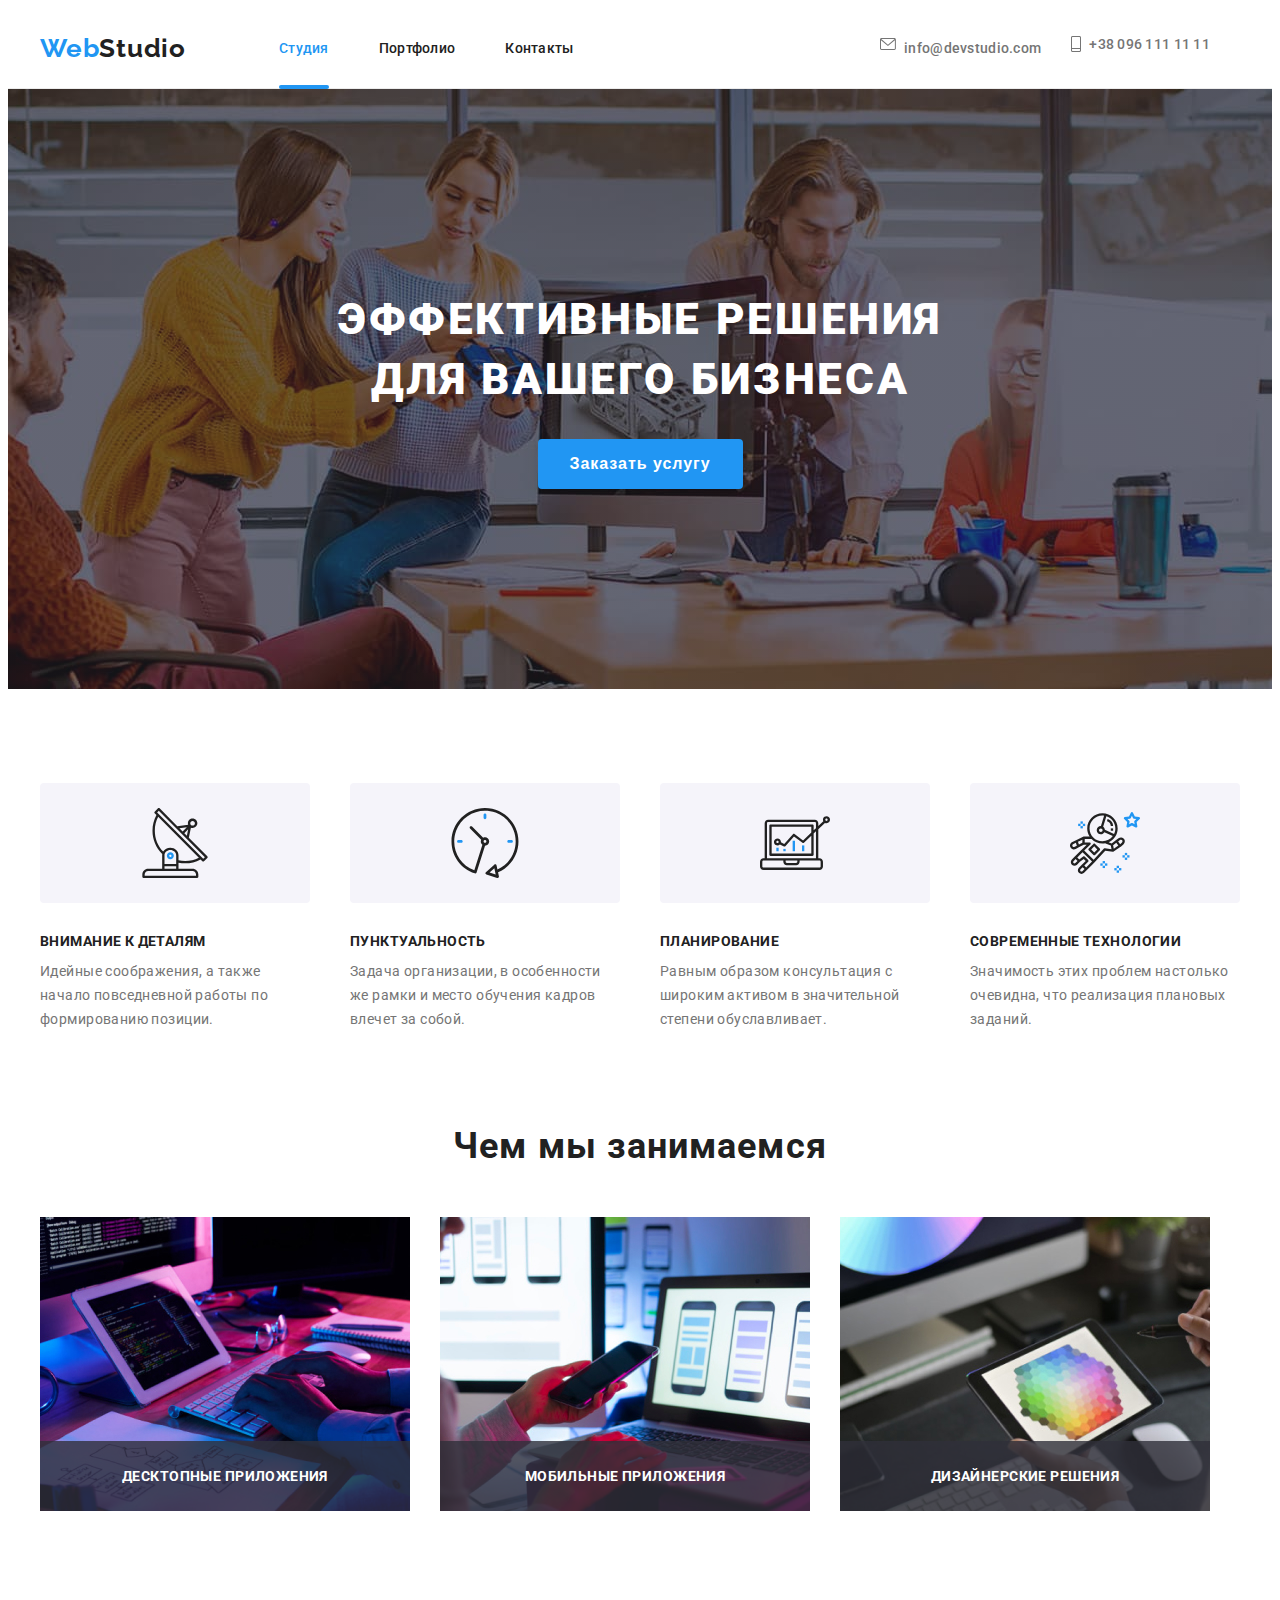
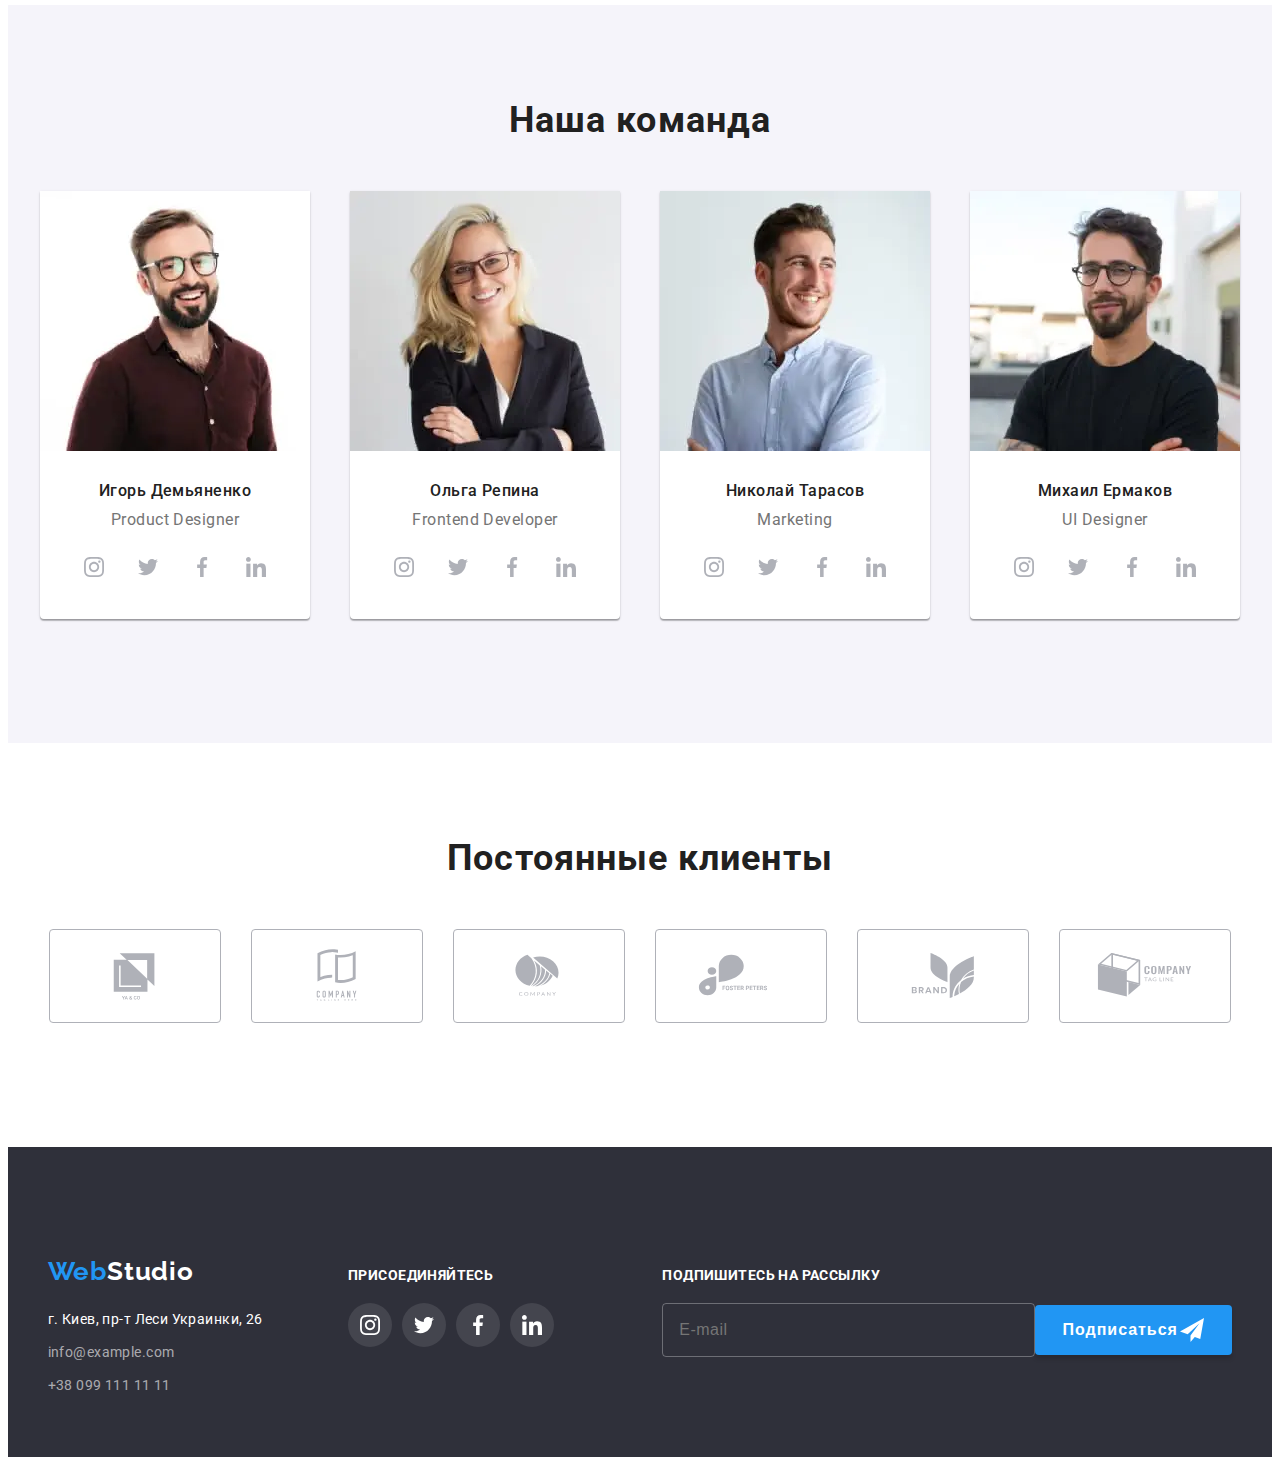
<file: index.html>
<!DOCTYPE html>
<html lang="ru">
  <head>
    <meta charset="UTF-8" />
    <meta http-equiv="X-UA-Compatible" content="IE=edge" />
    <meta name="viewport" content="width=device-width, initial-scale=1.0" />
    <title>Студия</title>
    <link rel="preconnect" href="https://fonts.googleapis.com" />
    <link rel="preconnect" href="https://fonts.gstatic.com" crossorigin />
    <link
      href="https://fonts.googleapis.com/css2?family=Raleway:wght@700&family=Roboto:wght@400;500;700;900&display=swap"
      rel="stylesheet"
    />
    <link
      rel="stylesheet"
      href="https://cdnjs.cloudflare.com/ajax/libs/modern-normalize/1.1.0/modern-normalize.min.css"
      integrity="sha512-wpPYUAdjBVSE4KJnH1VR1HeZfpl1ub8YT/NKx4PuQ5NmX2tKuGu6U/JRp5y+Y8XG2tV+wKQpNHVUX03MfMFn9Q=="
      crossorigin="anonymous"
      referrerpolicy="no-referrer"
    />
    <link rel="stylesheet" href="./css/main.min.css" />
  </head>
  <body>
    <!--HEADER-->
    <header class="header">
      <div class="container header__container">
        <a class="logo link" href="./index.html" lang="en"
          >Web<span class="logo__black">Studio</span></a
        >
        <nav class="navigation">
          <ul class="menu list">
            <li class="menu__item">
              <a class="menu-link current link" href="./index.html">Студия</a>
            </li>
            <li class="menu__item">
              <a class="menu-link link" href="./portfolio.html">Портфолио</a>
            </li>
            <li class="menu__item">
              <a class="menu-link link" href="">Контакты</a>
            </li>
          </ul>
        </nav>
        <button class="mobile-menu-open-btn" type="button" data-menu-open>
          <svg class="mobile-menu-open-btn__icon" width="40" height="40">
            <use href="./images/sprite.svg#burger-icon"></use>
          </svg>
        </button>
        <ul class="header-contacts list">
          <li class="header-contacts__item">
            <a class="header-contacts__link menu-link link" href="mailto:info@devstudio.com">
              <svg class="header-contacts__mail-img">
                <use href="./images/sprite.svg#icon-envelope-hover"></use>
              </svg>
              info@devstudio.com
            </a>
          </li>
          <li class="header-contacts__item">
            <a class="header-contacts__link menu-link link" href="tel:380961111111">
              <svg class="header-contacts__mobile-img">
                <use href="./images/sprite.svg#icon-Mobile"></use>
              </svg>
              +38 096 111 11 11
            </a>
          </li>
        </ul>
      </div>
      <div class="mobile-menu" data-menu>
        <div class="container mobile-menu__container">
          <button class="mobile-menu__close-btn" type="button" data-menu-close>
            <svg class="mobile-menu__close-icon" width="40" height="40">
              <use href="./images/sprite.svg#icon-close"></use>
            </svg>
          </button>
          <ul class="mobile-menu-list list">
            <li class="mobile-menu-list__item">
              <a class="mobile-menu-list__link current link" href="./index.html">Студия</a>
            </li>
            <li class="mobile-menu-list__item">
              <a class="mobile-menu-list__link link" href="./portfolio.html">Портфолио</a>
            </li>
            <li class="mobile-menu-list__item">
              <a class="mobile-menu-list__link link" href="">Контакты</a>
            </li>
          </ul>
          <ul class="mobile-menu-contacts list">
            <li class="mobile-menu-contacts__item">
              <a class="mobile-menu-contacts__tel-link link" href="tel:380961111111">
                +38 096 111 11 11
              </a>
            </li>
            <li class="mobile-menu-contacts__item">
              <a class="mobile-menu-contacts__mail-link link" href="mailto:info@devstudio.com">
                info@devstudio.com
              </a>
            </li>
          </ul>
          <ul class="mobile-menu-social-list list">
            <li class="mobile-menu-social-list__item">
              <a class="mobile-menu-social-list__link link" lang="en" href="">Instagram</a>
            </li>
            <li class="mobile-menu-social-list__item">
              <a class="mobile-menu-social-list__link link" lang="en" href="">Twitter</a>
            </li>
            <li class="mobile-menu-social-list__item">
              <a class="mobile-menu-social-list__link link" lang="en" href="">Facebook</a>
            </li>
            <li class="mobile-menu-social-list__item">
              <a class="mobile-menu-social-list__link link" lang="en" href="">LinkedIn</a>
            </li>
          </ul>
        </div>
      </div>
    </header>
    <!--MAIN-->
    <main>
      <!--HERO-->
      <section class="hero">
        <div class="container">
          <h1 class="headline">Эффективные решения для вашего бизнеса</h1>
          <button class="modal-btn" type="button" data-modal-open>Заказать услугу</button>
        </div>
      </section>
      <!--ABOUT US-->
      <section class="aboutus">
        <div class="container">
          <ul class="aboutus-list list">
            <li class="aboutus-list__item">
              <div class="aboutus-container">
                <svg class="aboutus-container__img">
                  <use href="./images/sprite.svg#icon-antenna"></use>
                </svg>
              </div>
              <h3 class="aboutus-titles">Внимание к деталям</h3>
              <p class="aboutus-titles__suptitles">
                Идейные соображения, а также начало повседневной работы по формированию позиции.
              </p>
            </li>
            <li class="aboutus-list__item">
              <div class="aboutus-container">
                <svg class="aboutus-container__img">
                  <use href="./images/sprite.svg#icon-clock"></use>
                </svg>
              </div>
              <h3 class="aboutus-titles">Пунктуальность</h3>
              <p class="aboutus-titles__suptitles">
                Задача организации, в особенности же рамки и место обучения кадров влечет за собой.
              </p>
            </li>
            <li class="aboutus-list__item">
              <div class="aboutus-container">
                <svg class="aboutus-container__img">
                  <use href="./images/sprite.svg#icon-diagram"></use>
                </svg>
              </div>
              <h3 class="aboutus-titles">Планирование</h3>
              <p class="aboutus-titles__suptitles">
                Равным образом консультация с широким активом в значительной степени обуславливает.
              </p>
            </li>
            <li class="aboutus-list__item">
              <div class="aboutus-container">
                <svg class="aboutus-container__img">
                  <use href="./images/sprite.svg#icon-astronaut"></use>
                </svg>
              </div>
              <h3 class="aboutus-titles">Современные технологии</h3>
              <p class="aboutus-titles__suptitles">
                Значимость этих проблем настолько очевидна, что реализация плановых заданий.
              </p>
            </li>
          </ul>
        </div>
      </section>
      <!--OUR PROJECTS-->
      <section class="ourprojects">
        <div class="container">
          <h2 class="h2titles">Чем мы занимаемся</h2>
          <ul class="ourprojects-list list">
            <li class="ourprojects-list__item">
              <img
                class="ourprojects-list__img"
                src="./images/about-us/img.jpg"
                alt="клавиатура"
                width="370"
                height="294"
              />
              <p class="ourprojects-list__discription">Десктопные приложения</p>
            </li>
            <li class="ourprojects-list__item">
              <img
                class="ourprojects-list__img"
                src="./images/about-us/img-1.jpg"
                alt="телефон"
                width="370"
                height="294"
              />
              <p class="ourprojects-list__discription">Мобильные приложения</p>
            </li>
            <li class="ourprojects-list__item">
              <img
                class="ourprojects-list__img"
                src="./images/about-us/img-2.jpg"
                alt="планшет"
                width="370"
                height="294"
              />
              <p class="ourprojects-list__discription">Дизайнерские решения</p>
            </li>
          </ul>
        </div>
      </section>
      <!--OUR TEAM-->
      <section class="ourteam">
        <div class="container">
          <h2 class="h2titles">Наша команда</h2>
          <ul class="ourteam-list list">
            <li class="ourteam-list__item">
              <picture>
                <source
                  srcset="
                    ./images/desktop/my_team/igor_demyanenko_desk@1x.webp 1x,
                    ./images/desktop/my_team/igor_demyanenko_desk@2x.webp 2x
                  "
                  media="(min-width: 1200px)"
                  type="image/webp"
                />
                <source
                  srcset="
                    ./images/desktop/my_team/igor_demyanenko_desk@1x.jpg 1x,
                    ./images/desktop/my_team/igor_demyanenko_desk@2x.jpg 2x
                  "
                  media="(min-width: 1200px)"
                />
                <source
                  srcset="
                    ./images/tablet/my_team/igor_demyanenko_tab@1x.webp 1x,
                    ./images/tablet/my_team/igor_demyanenko_tab@2x.webp 2x
                  "
                  media="(min-width: 768px)"
                  type="image/webp"
                />
                <source
                  srcset="
                    ./images/tablet/my_team/igor_demyanenko_tab@1x.jpg 1x,
                    ./images/tablet/my_team/igor_demyanenko_tab@2x.jpg 2x
                  "
                  media="(min-width: 768px)"
                />
                <source
                  srcset="
                    ./images/mobile/my_team/igor_demyanenko_mob@1x.webp 1x,
                    ./images/mobile/my_team/igor_demyanenko_mob@2x.webp 2x
                  "
                  media="(max-width: 767px)"
                  type="image/webp"
                />
                <source
                  srcset="
                    ./images/mobile/my_team/igor_demyanenko_mob@1x.jpg 1x,
                    ./images/mobile/my_team/igor_demyanenko_mob@2x.jpg 2x
                  "
                  media="(max-width: 767px)"
                />
                <img
                  class="ourteam-list__img"
                  src="./images/mobile/my_team/igor_demyanenko_mob@1x.jpg"
                  alt="igor"
                />
              </picture>
              <div class="teamsmember">
                <h3 class="teamsmember__name">Игорь Демьяненко</h3>
                <p class="teamsmember__position" lang="en">Product Designer</p>
                <ul class="social-list list">
                  <li class="social-list__item">
                    <a href="" class="social-list__link">
                      <svg class="social-list__icon" width="20px" height="20px">
                        <use href="./images/sprite.svg#icon-instagram"></use>
                      </svg>
                    </a>
                  </li>
                  <li class="social-list__item">
                    <a href="" class="social-list__link">
                      <svg class="social-list__icon" width="20px" height="20px">
                        <use href="./images/sprite.svg#icon-twitter"></use>
                      </svg>
                    </a>
                  </li>
                  <li class="social-list__item">
                    <a href="" class="social-list__link">
                      <svg class="social-list__icon" width="20px" height="20px">
                        <use href="./images/sprite.svg#icon-facebook"></use>
                      </svg>
                    </a>
                  </li>
                  <li class="social-list__item">
                    <a href="" class="social-list__link">
                      <svg class="social-list__icon" width="20px" height="20px">
                        <use href="./images/sprite.svg#icon-linkedin"></use>
                      </svg>
                    </a>
                  </li>
                </ul>
              </div>
            </li>
            <li class="ourteam-list__item">
              <picture>
                <source
                  srcset="
                    ./images/desktop/my_team/olga_repina_desk@1x.webp 1x,
                    ./images/desktop/my_team/olga_repina_desk@2x.webp 2x
                  "
                  media="(min-width: 1200px)"
                  type="image/webp"
                />
                <source
                  srcset="
                    ./images/desktop/my_team/olga_repina_desk@1x.jpg 1x,
                    ./images/desktop/my_team/olga_repina_desk@2x.jpg 2x
                  "
                  media="(min-width: 1200px)"
                />
                <source
                  srcset="
                    ./images/tablet/my_team/olga_repina_tab@1x.webp 1x,
                    ./images/tablet/my_team/olga_repina_tab@2x.webp 2x
                  "
                  media="(min-width: 768px)"
                  type="image/webp"
                />
                <source
                  srcset="
                    ./images/tablet/my_team/olga_repina_tab@1x.jpg 1x,
                    ./images/tablet/my_team/olga_repina_tab@2x.jpg 2x
                  "
                  media="(min-width: 768px)"
                />
                <source
                  srcset="
                    ./images/mobile/my_team/olga_repina_mob@1x.webp 1x,
                    ./images/mobile/my_team/olga_repina_mob@2x.webp 2x
                  "
                  media="(max-width: 767px)"
                  type="image/webp"
                />
                <source
                  srcset="
                    ./images/mobile/my_team/olga_repina_mob@1x.jpg 1x,
                    ./images/mobile/my_team/olga_repina_mob@2x.jpg 2x
                  "
                  media="(max-width: 767px)"
                />
                <img
                  class="ourteam-list__img"
                  src="./images/mobile/my_team/olga_repina_mob@1x.jpg"
                  alt="olga"
                />
              </picture>
              <div class="teamsmember">
                <h3 class="teamsmember__name">Ольга Репина</h3>
                <p class="teamsmember__position" lang="en">Frontend Developer</p>
                <ul class="social-list list">
                  <li class="social-list__item">
                    <a href="" class="social-list__link">
                      <svg class="social-list__icon" width="20px" height="20px">
                        <use href="./images/sprite.svg#icon-instagram"></use>
                      </svg>
                    </a>
                  </li>
                  <li class="social-list__item">
                    <a href="" class="social-list__link">
                      <svg class="social-list__icon" width="20px" height="20px">
                        <use href="./images/sprite.svg#icon-twitter"></use>
                      </svg>
                    </a>
                  </li>
                  <li class="social-list__item">
                    <a href="" class="social-list__link">
                      <svg class="social-list__icon" width="20px" height="20px">
                        <use href="./images/sprite.svg#icon-facebook"></use>
                      </svg>
                    </a>
                  </li>
                  <li class="social-list__item">
                    <a href="" class="social-list__link">
                      <svg class="social-list__icon" width="20px" height="20px">
                        <use href="./images/sprite.svg#icon-linkedin"></use>
                      </svg>
                    </a>
                  </li>
                </ul>
              </div>
            </li>
            <li class="ourteam-list__item">
              <picture>
                <source
                  srcset="
                    ./images/desktop/my_team/nikolai_tarasov_desk@1x.webp 1x,
                    ./images/desktop/my_team/nikolai_tarasov_desk@2x.webp 2x
                  "
                  media="(min-width: 1200px)"
                  type="image/webp"
                />
                <source
                  srcset="
                    ./images/desktop/my_team/nikolai_tarasov_desk@1x.jpg 1x,
                    ./images/desktop/my_team/nikolai_tarasov_desk@2x.jpg 2x
                  "
                  media="(min-width: 1200px)"
                />
                <source
                  srcset="
                    ./images/tablet/my_team/nikolai_tarasov_tab@1x.webp 1x,
                    ./images/tablet/my_team/nikolai_tarasov_tab@2x.webp 2x
                  "
                  media="(min-width: 768px)"
                  type="image/webp"
                />
                <source
                  srcset="
                    ./images/tablet/my_team/nikolai_tarasov_tab@1x.jpg 1x,
                    ./images/tablet/my_team/nikolai_tarasov_tab@2x.jpg 2x
                  "
                  media="(min-width: 768px)"
                />
                <source
                  srcset="
                    ./images/mobile/my_team/nikolai_tarasov_mob@1x.webp 1x,
                    ./images/mobile/my_team/nikolai_tarasov_mob@2x.webp 2x
                  "
                  media="(max-width: 767px)"
                  type="image/webp"
                />
                <source
                  srcset="
                    ./images/mobile/my_team/nikolai_tarasov_mob@1x.jpg 1x,
                    ./images/mobile/my_team/nikolai_tarasov_mob@2x.jpg 2x
                  "
                  media="(max-width: 767px)"
                />
                <img
                  class="ourteam-list__img"
                  src="./images/mobile/my_team/nikolai_tarasov_mob@1x.jpg"
                  alt="nikolai"
                />
              </picture>
              <div class="teamsmember">
                <h3 class="teamsmember__name">Николай Тарасов</h3>
                <p class="teamsmember__position" lang="en">Marketing</p>
                <ul class="social-list list">
                  <li class="social-list__item">
                    <a href="" class="social-list__link">
                      <svg class="social-list__icon" width="20px" height="20px">
                        <use href="./images/sprite.svg#icon-instagram"></use>
                      </svg>
                    </a>
                  </li>
                  <li class="social-list__item">
                    <a href="" class="social-list__link">
                      <svg class="social-list__icon" width="20px" height="20px">
                        <use href="./images/sprite.svg#icon-twitter"></use>
                      </svg>
                    </a>
                  </li>
                  <li class="social-list__item">
                    <a href="" class="social-list__link">
                      <svg class="social-list__icon" width="20px" height="20px">
                        <use href="./images/sprite.svg#icon-facebook"></use>
                      </svg>
                    </a>
                  </li>
                  <li class="social-list__item">
                    <a href="" class="social-list__link">
                      <svg class="social-list__icon" width="20px" height="20px">
                        <use href="./images/sprite.svg#icon-linkedin"></use>
                      </svg>
                    </a>
                  </li>
                </ul>
              </div>
            </li>
            <li class="ourteam-list__item">
              <picture>
                <source
                  srcset="
                    ./images/desktop/my_team/mikhail_yermakov_desk@1x.webp 1x,
                    ./images/desktop/my_team/mikhail_yermakov_desk@2x.webp 2x
                  "
                  media="(min-width: 1200px)"
                  type="image/webp"
                />
                <source
                  srcset="
                    ./images/desktop/my_team/mikhail_yermakov_desk@1x.jpg 1x,
                    ./images/desktop/my_team/mikhail_yermakov_desk@2x.jpg 2x
                  "
                  media="(min-width: 1200px)"
                />
                <source
                  srcset="
                    ./images/tablet/my_team/mikhail_yermakov_tab@1x.webp 1x,
                    ./images/tablet/my_team/mikhail_yermakov_tab@2x.webp 2x
                  "
                  media="(min-width: 768px)"
                  type="image/webp"
                />
                <source
                  srcset="
                    ./images/tablet/my_team/mikhail_yermakov_tab@1x.jpg 1x,
                    ./images/tablet/my_team/mikhail_yermakov_tab@2x.jpg 2x
                  "
                  media="(min-width: 768px)"
                />
                <source
                  srcset="
                    ./images/mobile/my_team/mikhail_yermakov_mob@1x.webp 1x,
                    ./images/mobile/my_team/mikhail_yermakov_mob@2x.webp 2x
                  "
                  media="(max-width: 767px)"
                  type="image/webp"
                />
                <source
                  srcset="
                    ./images/mobile/my_team/mikhail_yermakov_mob@1x.jpg 1x,
                    ./images/mobile/my_team/mikhail_yermakov_mob@2x.jpg 2x
                  "
                  media="(max-width: 767px)"
                />
                <img
                  class="ourteam-list__img"
                  src="./images/mobile/my_team/mikhail_yermakov_mob@1x.jpg"
                  alt="mikhail"
                />
              </picture>
              <div class="teamsmember">
                <h3 class="teamsmember__name">Михаил Ермаков</h3>
                <p class="teamsmember__position" lang="en">UI Designer</p>
                <ul class="social-list list">
                  <li class="social-list__item">
                    <a href="" class="social-list__link">
                      <svg class="social-list__icon" width="20px" height="20px">
                        <use href="./images/sprite.svg#icon-instagram"></use>
                      </svg>
                    </a>
                  </li>
                  <li class="social-list__item">
                    <a href="" class="social-list__link">
                      <svg class="social-list__icon" width="20px" height="20px">
                        <use href="./images/sprite.svg#icon-twitter"></use>
                      </svg>
                    </a>
                  </li>
                  <li class="social-list__item">
                    <a href="" class="social-list__link">
                      <svg class="social-list__icon" width="20px" height="20px">
                        <use href="./images/sprite.svg#icon-facebook"></use>
                      </svg>
                    </a>
                  </li>
                  <li class="social-list__item">
                    <a href="" class="social-list__link">
                      <svg class="social-list__icon" width="20px" height="20px">
                        <use href="./images/sprite.svg#icon-linkedin"></use>
                      </svg>
                    </a>
                  </li>
                </ul>
              </div>
            </li>
          </ul>
        </div>
      </section>
      <!--OUR CLIENTS-->
      <section class="ourclients">
        <div class="container">
          <h2 class="h2titles">Постоянные клиенты</h2>
          <ul class="ourclients-list list">
            <li class="ourclients-list__item">
              <a class="ourclients-list__box" href="">
                <svg class="ourclients-list__icon" width="106px" height="60px">
                  <use href="./images/sprite.svg#icon-Client-1"></use>
                </svg>
              </a>
            </li>
            <li class="ourclients-list__item">
              <a class="ourclients-list__box" href="">
                <svg class="ourclients-list__icon" width="106px" height="60px">
                  <use href="./images/sprite.svg#icon-Client-2"></use>
                </svg>
              </a>
            </li>
            <li class="ourclients-list__item">
              <a class="ourclients-list__box" href="">
                <svg class="ourclients-list__icon" width="106px" height="60px">
                  <use href="./images/sprite.svg#icon-Client-3"></use>
                </svg>
              </a>
            </li>
            <li class="ourclients-list__item">
              <a class="ourclients-list__box" href="">
                <svg class="ourclients-list__icon" width="106px" height="60px">
                  <use href="./images/sprite.svg#icon-Client-4"></use>
                </svg>
              </a>
            </li>
            <li class="ourclients-list__item">
              <a class="ourclients-list__box" href="">
                <svg class="ourclients-list__icon" width="106px" height="60px">
                  <use href="./images/sprite.svg#icon-Client-5"></use>
                </svg>
              </a>
            </li>
            <li class="ourclients-list__item">
              <a class="ourclients-list__box" href="">
                <svg class="ourclients-list__icon" width="106px" height="60px">
                  <use href="./images/sprite.svg#icon-Client-6"></use>
                </svg>
              </a>
            </li>
          </ul>
        </div>
      </section>
    </main>
    <!--FOOTER-->
    <footer class="footer">
      <div class="container footer-container">
        <div class="contacts-container">
          <a class="logo link" href="" lang="en">Web<span class="logo__white">Studio</span></a>
          <address class="address">
            <p class="adress-list-link geo">г. Киев, пр-т Леси Украинки, 26</p>
            <ul class="adress-list list">
              <li class="adress-list-item">
                <a class="adress-list-link link" href="mailto:info@example.com">info@example.com</a>
              </li>
              <li class="adress-list-item">
                <a class="adress-list-link link" href="tel:+380991111111">+38 099 111 11 11</a>
              </li>
            </ul>
          </address>
        </div>
        <div class="join-container">
          <p class="join-container-title">присоединяйтесь</p>
          <ul class="social-list list">
            <li class="social-list__item">
              <a href="" class="social-list__link social-list-footer-link">
                <svg class="social-list-icon-footer" width="20px" height="20px">
                  <use href="./images/sprite.svg#icon-instagram"></use>
                </svg>
              </a>
            </li>
            <li class="social-list__item">
              <a href="" class="social-list__link social-list-footer-link">
                <svg class="social-list-icon-footer" width="20px" height="20px">
                  <use href="./images/sprite.svg#icon-twitter"></use>
                </svg>
              </a>
            </li>
            <li class="social-list__item">
              <a href="" class="social-list__link social-list-footer-link">
                <svg class="social-list-icon-footer" width="20px" height="20px">
                  <use href="./images/sprite.svg#icon-facebook"></use>
                </svg>
              </a>
            </li>
            <li class="social-list__item">
              <a href="" class="social-list__link social-list-footer-link">
                <svg class="social-list-icon-footer" width="20px" height="20px">
                  <use href="./images/sprite.svg#icon-linkedin"></use>
                </svg>
              </a>
            </li>
          </ul>
        </div>
        <div class="sub-container">
          <p class="sub-title">Подпишитесь на рассылку</p>
          <form class="sub-list">
            <input class="sub-input" type="email" placeholder="E-mail" />
            <button class="sub-btn" type="submit">
              <span class="sub-btn-text">Подписаться</span>
              <svg class="sub-icon" width="24px" height="24px">
                <use href="./images/sprite.svg#sub-icon"></use>
              </svg>
            </button>
          </form>
        </div>
      </div>
    </footer>
    <!--MODAL-->
    <div class="backdrop is-hidden" data-modal>
      <div class="modal">
        <button type="button" data-modal-close class="modal-close-btn">
          <svg class="modal-close-btn-icon" width="18px" height="18px">
            <use href="./images/sprite.svg#icon-close"></use>
          </svg>
        </button>
    <!--FORM-->
      <p class="form-value">Оставьте свои данные, мы вам перезвоним</p>
        <form class="form">
          <label class="form-dis">
            <span class="form-dis-prompt">Имя</span>
            <span class="form-input-wrapper">
              <input class="form-input" type="text" name="user_name" required minlength="2" />
              <svg class="form-icon" width="18px" height="18px">
                <use href="./images/sprite.svg#form-person"></use>
              </svg>
            </span>
          </label>
          <label class="form-dis">
            <span class="form-dis-prompt">Телефон</span>
            <span class="form-input-wrapper">
              <input
                class="form-input"
                type="tel"
                name="user_phone_number"
                required
                pattern="[0-9]{3}-[0-9]{3}-[0-9]{2}-[0-9]{2}"
                title="xxx-xxx-xx-xx"
              />
              <svg class="form-icon" width="18px" height="18px">
                <use href="./images/sprite.svg#form-phone"></use>
              </svg>
            </span>
          </label>
          <label class="form-dis">
            <span class="form-dis-prompt">Почта</span>
            <span class="form-input-wrapper">
              <input class="form-input" type="email" name="user_email" required />
              <svg class="form-icon" width="18px" height="18px">
                <use href="./images/sprite.svg#form-email"></use>
              </svg>
            </span>
          </label>
          <label class="form-dis">
            <span class="form-dis-prompt">Комментарий</span>
            <textarea class="form-text" name="user_comment" placeholder="Введите текст"></textarea>
          </label>
          <input
            class="form-checkbox visually-hidden"
            type="checkbox"
            required
            id="checkbox-policy"
          />
          <label class="form-policy" for="checkbox-policy">
            Соглашаюсь с рассылкой и принимаю&nbsp;
            <a class="form-checkbox-link" href="">Условия договора</a>
          </label>
          <button class="form-btn" type="submit">Отправить</button>
        </form>
      </div>
    </div>
    <!--SCRIPT-->
    <script src="./js/modal.js"></script>
    <script src="./js/mobile-menu.js"></script>
  </body>
</html>
</file>
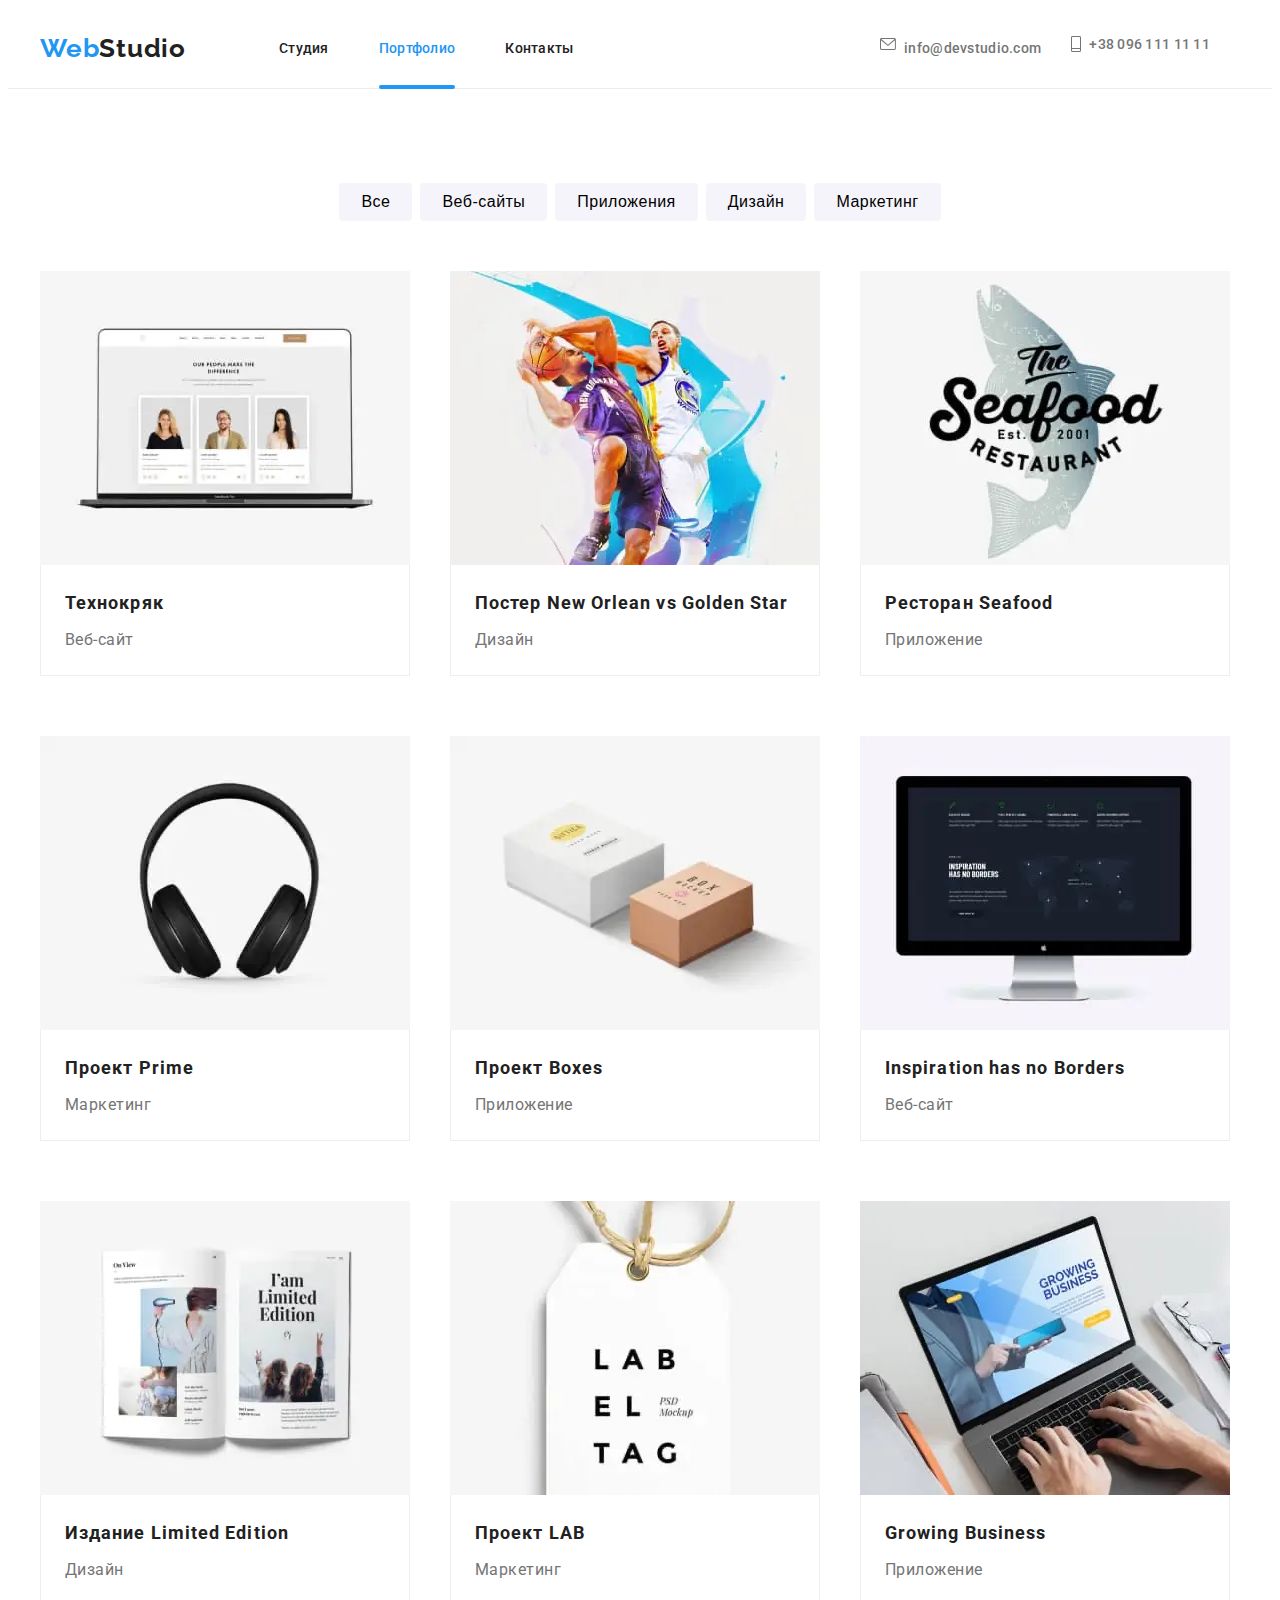
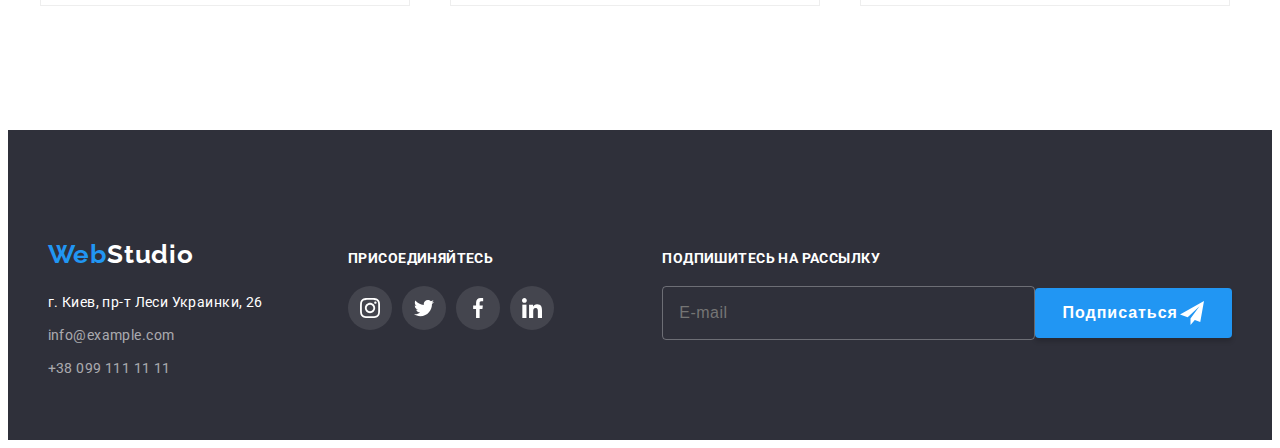
<file: portfolio.html>
<!DOCTYPE html>
<html lang="ru">
  <head>
    <meta charset="UTF-8" />
    <meta http-equiv="X-UA-Compatible" content="IE=edge" />
    <meta name="viewport" content="width=device-width, initial-scale=1.0" />
    <title>Портфолио</title>
    <link rel="preconnect" href="https://fonts.googleapis.com" />
    <link rel="preconnect" href="https://fonts.gstatic.com" crossorigin />
    <link
      href="https://fonts.googleapis.com/css2?family=Raleway:wght@700&family=Roboto:wght@400;500;700;900&display=swap"
      rel="stylesheet"
    />
    <link
      rel="stylesheet"
      href="https://cdnjs.cloudflare.com/ajax/libs/modern-normalize/1.1.0/modern-normalize.min.css"
      integrity="sha512-wpPYUAdjBVSE4KJnH1VR1HeZfpl1ub8YT/NKx4PuQ5NmX2tKuGu6U/JRp5y+Y8XG2tV+wKQpNHVUX03MfMFn9Q=="
      crossorigin="anonymous"
      referrerpolicy="no-referrer"
    />
    <link rel="stylesheet" href="./css/main.min.css" />
  </head>
  <body>
    <header class="header">
      <div class="container header__container">
        <a class="logo link" href="./index.html" lang="en"
          >Web<span class="logo__black">Studio</span></a
        >
        <nav class="navigation">
          <ul class="menu list">
            <li class="menu__item">
              <a class="menu-link link" href="./index.html">Студия</a>
            </li>
            <li class="menu__item">
              <a class="menu-link current link" href="./portfolio.html">Портфолио</a>
            </li>
            <li class="menu__item">
              <a class="menu-link link" href="">Контакты</a>
            </li>
          </ul>
        </nav>
        <button class="mobile-menu-open-btn" type="button" data-menu-open>
          <svg class="mobile-menu-open-btn__icon" width="40" height="40">
            <use href="./images/sprite.svg#burger-icon"></use>
          </svg>
        </button>
        <ul class="header-contacts list">
          <li class="header-contacts__item">
            <a class="header-contacts__link menu-link link" href="mailto:info@devstudio.com">
              <svg class="header-contacts__mail-img">
                <use href="./images/sprite.svg#icon-envelope-hover"></use>
              </svg>
              info@devstudio.com
            </a>
          </li>
          <li class="header-contacts__item">
            <a class="header-contacts__link menu-link link" href="tel:380961111111">
              <svg class="header-contacts__mobile-img">
                <use href="./images/sprite.svg#icon-Mobile"></use>
              </svg>
              +38 096 111 11 11
            </a>
          </li>
        </ul>
      </div>
      <div class="mobile-menu" data-menu>
        <div class="container mobile-menu__container">
          <button class="mobile-menu__close-btn" type="button" data-menu-close>
            <svg class="mobile-menu__close-icon" width="40" height="40">
              <use href="./images/sprite.svg#icon-close"></use>
            </svg>
          </button>
          <ul class="mobile-menu-list list">
            <li class="mobile-menu-list__item">
              <a class="mobile-menu-list__link link" href="./index.html">Студия</a>
            </li>
            <li class="mobile-menu-list__item">
              <a class="mobile-menu-list__link current link" href="./portfolio.html">Портфолио</a>
            </li>
            <li class="mobile-menu-list__item">
              <a class="mobile-menu-list__link link" href="">Контакты</a>
            </li>
          </ul>
          <ul class="mobile-menu-contacts list">
            <li class="mobile-menu-contacts__item">
              <a class="mobile-menu-contacts__tel-link link" href="tel:380961111111">
                +38 096 111 11 11
              </a>
            </li>
            <li class="mobile-menu-contacts__item">
              <a class="mobile-menu-contacts__mail-link link" href="mailto:info@devstudio.com">
                info@devstudio.com
              </a>
            </li>
          </ul>
          <ul class="mobile-menu-social-list list">
            <li class="mobile-menu-social-list__item">
              <a class="mobile-menu-social-list__link link" lang="en" href="">Instagram</a>
            </li>
            <li class="mobile-menu-social-list__item">
              <a class="mobile-menu-social-list__link link" lang="en" href="">Twitter</a>
            </li>
            <li class="mobile-menu-social-list__item">
              <a class="mobile-menu-social-list__link link" lang="en" href="">Facebook</a>
            </li>
            <li class="mobile-menu-social-list__item">
              <a class="mobile-menu-social-list__link link" lang="en" href="">LinkedIn</a>
            </li>
          </ul>
        </div>
      </div>
    </header>
    <main>
      <section class="main-section">
        <div class="container">
          <ul class="section-list list">
            <li class="section-list-item">
              <button class="modal-btns" type="button">Все</button>
            </li>
            <li class="section-list-item">
              <button class="modal-btns" type="button">Веб-сайты</button>
            </li>
            <li class="section-list-item">
              <button class="modal-btns" type="button">Приложения</button>
            </li>
            <li class="section-list-item">
              <button class="modal-btns" type="button">Дизайн</button>
            </li>
            <li class="section-list-item">
              <button class="modal-btns" type="button">Маркетинг</button>
            </li>
          </ul>
          <ul class="projects list">
            <li class="projects-item">
              <a class="projects-item-link link" href="">
                <div class="projects-item-box">
                  <picture>
                    <source
                      srcset="
                        ./images/desktop/portfolio/project_1_desk@1x.webp 1x,
                        ./images/desktop/portfolio/project_1_desk@2x.webp 2x
                      "
                      media="(min-width:
                    1200px)"
                      type="image/webp"
                    />
                    <source
                      srcset="
                        ./images/desktop/portfolio/project_1_desk@1x.jpg 1x,
                        ./images/desktop/portfolio/project_1_desk@2x.jpg 2x
                      "
                      media="(min-width: 1200px)"
                    />
                    <source
                      srcset="
                        ./images/tablet/portfolio/project_1_tab@1x.webp 1x,
                        ./images/tablet/portfolio/project_1_tab@2x.webp 2x
                      "
                      media="(min-width: 768px)"
                      type="image/webp"
                    />
                    <source
                      srcset="
                        ./images/tablet/portfolio/project_1_tab@1x.jpg 1x,
                        ./images/tablet/portfolio/project_1_tab@2x.jpg 2x
                      "
                      media="(min-width: 768px)"
                    />
                    <source
                      srcset="
                        ./images/mobile/portfolio/project_1_mob@1x.webp 1x,
                        ./images/mobile/portfolio/project_1_mob@2x.webp 2x
                      "
                      media="(max-width: 767px)"
                      type="image/webp"
                    />
                    <source
                      srcset="
                        ./images/mobile/portfolio/project_1_mob@1x.jpg 1x,
                        ./images/mobile/portfolio/project_1_mob@2x.jpg 2x
                      "
                      media="(max-width: 767px)"
                    />
                    <img src="./images/mobile/portfolio/project_1@1x.jpg" alt="технокряк" />
                  </picture>
                  <div class="projects-item-overlay">
                    <p class="projects-item-p">
                      Ресурс предлагает комплексные предложения с разным уровнем функционала и
                      сервисов. Все это позволит посетителю получить исчерпывающие сведения о
                      компании или частном лице.
                    </p>
                  </div>
                </div>
                <div class="projectsUF">
                  <h3 class="projects-name">Технокряк</h3>
                  <p class="projects-discription">Веб-сайт</p>
                </div>
              </a>
            </li>
            <li class="projects-item">
              <a class="projects-item-link link" href="">
                <div class="projects-item-box">
                  <picture>
                    <source
                      srcset="
                        ./images/desktop/portfolio/project_2_desk@1x.webp 1x,
                        ./images/desktop/portfolio/project_2_desk@2x.webp 2x
                      "
                      media="(min-width: 1200px)"
                      type="image/webp"
                    />
                    <source
                      srcset="
                        ./images/desktop/portfolio/project_2_desk@1x.jpg 1x,
                        ./images/desktop/portfolio/project_2_desk@2x.jpg 2x
                      "
                      media="(min-width: 1200px)"
                    />
                    <source
                      srcset="
                        ./images/tablet/portfolio/project_2_tab@1x.webp 1x,
                        ./images/tablet/portfolio/project_2_tab@2x.webp 2x
                      "
                      media="(min-width: 768px)"
                      type="image/webp"
                    />
                    <source
                      srcset="
                        ./images/tablet/portfolio/project_2_tab@1x.jpg 1x,
                        ./images/tablet/portfolio/project_2_tab@2x.jpg 2x
                      "
                      media="(min-width: 768px)"
                    />
                    <source
                      srcset="
                        ./images/mobile/portfolio/project_2_mob@1x.webp 1x,
                        ./images/mobile/portfolio/project_2_mob@2x.webp 2x
                      "
                      media="(max-width: 767px)"
                      type="image/webp"
                    />
                    <source
                      srcset="
                        ./images/mobile/portfolio/project_2_mob@1x.jpg 1x,
                        ./images/mobile/portfolio/project_2_mob@2x.jpg 2x
                      "
                      media="(max-width: 767px)"
                    />
                    <img src="./images/mobile/portfolio/project_2@1x.jpg" alt="постер баскетбол" />
                  </picture>
                  <div class="projects-item-overlay">
                    <p class="projects-item-p">
                      Ресурс предлагает комплексные предложения с разным уровнем функционала и
                      сервисов. Все это позволит посетителю получить исчерпывающие сведения о
                      компании или частном лице.
                    </p>
                  </div>
                </div>
                <div class="projectsUF">
                  <h3 class="projects-name" lang="en">Постер New Orlean vs Golden Star</h3>
                  <p class="projects-discription">Дизайн</p>
                </div>
              </a>
            </li>
            <li class="projects-item">
              <a class="projects-item-link link" href="">
                <div class="projects-item-box">
                  <picture>
                    <source
                      srcset="
                        ./images/desktop/portfolio/project_3_desk@1x.webp 1x,
                        ./images/desktop/portfolio/project_3_desk@2x.webp 2x
                      "
                      media="(min-width: 1200px)"
                      type="image/webp"
                    />
                    <source
                      srcset="
                        ./images/desktop/portfolio/project_3_desk@1x.jpg 1x,
                        ./images/desktop/portfolio/project_3_desk@2x.jpg 2x
                      "
                      media="(min-width: 1200px)"
                    />
                    <source
                      srcset="
                        ./images/tablet/portfolio/project_3_tab@1x.webp 1x,
                        ./images/tablet/portfolio/project_3_tab@2x.webp 2x
                      "
                      media="(min-width: 768px)"
                      type="image/webp"
                    />
                    <source
                      srcset="
                        ./images/tablet/portfolio/project_3_tab@1x.jpg 1x,
                        ./images/tablet/portfolio/project_3_tab@2x.jpg 2x
                      "
                      media="(min-width: 768px)"
                    />
                    <source
                      srcset="
                        ./images/mobile/portfolio/project_3_mob@1x.webp 1x,
                        ./images/mobile/portfolio/project_3_mob@2x.webp 2x
                      "
                      media="(max-width: 767px)"
                      type="image/webp"
                    />
                    <source
                      srcset="
                        ./images/mobile/portfolio/project_3_mob@1x.jpg 1x,
                        ./images/mobile/portfolio/project_3_mob@2x.jpg 2x
                      "
                      media="(max-width: 767px)"
                    />
                    <img src="./images/mobile/portfolio/project_3@1x.jpg" alt="ресторан" />
                  </picture>
                  <div class="projects-item-overlay">
                    <p class="projects-item-p">
                      Ресурс предлагает комплексные предложения с разным уровнем функционала и
                      сервисов. Все это позволит посетителю получить исчерпывающие сведения о
                      компании или частном лице.
                    </p>
                  </div>
                </div>
                <div class="projectsUF">
                  <h3 class="projects-name" lang="en">Ресторан Seafood</h3>
                  <p class="projects-discription">Приложение</p>
                </div>
              </a>
            </li>
            <li class="projects-item">
              <a class="projects-item-link link" href="">
                <div class="projects-item-box">
                  <picture>
                    <source
                      srcset="
                        ./images/desktop/portfolio/project_4_desk@1x.webp 1x,
                        ./images/desktop/portfolio/project_4_desk@2x.webp 2x
                      "
                      media="(min-width: 1200px)"
                      type="image/webp"
                    />
                    <source
                      srcset="
                        ./images/desktop/portfolio/project_4_desk@1x.jpg 1x,
                        ./images/desktop/portfolio/project_4_desk@2x.jpg 2x
                      "
                      media="(min-width: 1200px)"
                    />
                    <source
                      srcset="
                        ./images/tablet/portfolio/project_4_tab@1x.webp 1x,
                        ./images/tablet/portfolio/project_4_tab@2x.webp 2x
                      "
                      media="(min-width: 768px)"
                      type="image/webp"
                    />
                    <source
                      srcset="
                        ./images/tablet/portfolio/project_4_tab@1x.jpg 1x,
                        ./images/tablet/portfolio/project_4_tab@2x.jpg 2x
                      "
                      media="(min-width: 768px)"
                    />
                    <source
                      srcset="
                        ./images/mobile/portfolio/project_4_mob@1x.webp 1x,
                        ./images/mobile/portfolio/project_4_mob@2x.webp 2x
                      "
                      media="(max-width: 767px)"
                      type="image/webp"
                    />
                    <source
                      srcset="
                        ./images/mobile/portfolio/project_4_mob@1x.jpg 1x,
                        ./images/mobile/portfolio/project_4_mob@2x.jpg 2x
                      "
                      media="(max-width: 767px)"
                    />
                    <img src="./images/mobile/portfolio/project_4@1x.jpg" alt="проект прайм" />
                  </picture>
                  <div class="projects-item-overlay">
                    <p class="projects-item-p">
                      Ресурс предлагает комплексные предложения с разным уровнем функционала и
                      сервисов. Все это позволит посетителю получить исчерпывающие сведения о
                      компании или частном лице.
                    </p>
                  </div>
                </div>
                <div class="projectsUF">
                  <h3 class="projects-name" lang="en">Проект Prime</h3>
                  <p class="projects-discription">Маркетинг</p>
                </div>
              </a>
            </li>
            <li class="projects-item">
              <a class="projects-item-link link" href="">
                <div class="projects-item-box">
                  <picture>
                    <source
                      srcset="
                        ./images/desktop/portfolio/project_5_desk@1x.webp 1x,
                        ./images/desktop/portfolio/project_5_desk@2x.webp 2x
                      "
                      media="(min-width: 1200px)"
                      type="image/webp"
                    />
                    <source
                      srcset="
                        ./images/desktop/portfolio/project_5_desk@1x.jpg 1x,
                        ./images/desktop/portfolio/project_5_desk@2x.jpg 2x
                      "
                      media="(min-width: 1200px)"
                    />
                    <source
                      srcset="
                        ./images/tablet/portfolio/project_5_tab@1x.webp 1x,
                        ./images/tablet/portfolio/project_5_tab@2x.webp 2x
                      "
                      media="(min-width: 768px)"
                      type="image/webp"
                    />
                    <source
                      srcset="
                        ./images/tablet/portfolio/project_5_tab@1x.jpg 1x,
                        ./images/tablet/portfolio/project_5_tab@2x.jpg 2x
                      "
                      media="(min-width: 768px)"
                    />
                    <source
                      srcset="
                        ./images/mobile/portfolio/project_5_mob@1x.webp 1x,
                        ./images/mobile/portfolio/project_5_mob@2x.webp 2x
                      "
                      media="(max-width: 767px)"
                      type="image/webp"
                    />
                    <source
                      srcset="
                        ./images/mobile/portfolio/project_5_mob@1x.jpg 1x,
                        ./images/mobile/portfolio/project_5_mob@2x.jpg 2x
                      "
                      media="(max-width: 767px)"
                    />
                    <img src="./images/mobile/portfolio/project_5@1x.jpg" alt="проект боксис" />
                  </picture>
                  <div class="projects-item-overlay">
                    <p class="projects-item-p">
                      Ресурс предлагает комплексные предложения с разным уровнем функционала и
                      сервисов. Все это позволит посетителю получить исчерпывающие сведения о
                      компании или частном лице.
                    </p>
                  </div>
                </div>
                <div class="projectsUF">
                  <h3 class="projects-name" lang="en">Проект Boxes</h3>
                  <p class="projects-discription">Приложение</p>
                </div>
              </a>
            </li>
            <li class="projects-item">
              <a class="projects-item-link link" href="">
                <div class="projects-item-box">
                  <picture>
                    <source
                      srcset="
                        ./images/desktop/portfolio/project_6_desk@1x.webp 1x,
                        ./images/desktop/portfolio/project_6_desk@2x.webp 2x
                      "
                      media="(min-width: 1200px)"
                      type="image/webp"
                    />
                    <source
                      srcset="
                        ./images/desktop/portfolio/project_6_desk@1x.jpg 1x,
                        ./images/desktop/portfolio/project_6_desk@2x.jpg 2x
                      "
                      media="(min-width: 1200px)"
                    />
                    <source
                      srcset="
                        ./images/tablet/portfolio/project_6_tab@1x.webp 1x,
                        ./images/tablet/portfolio/project_6_tab@2x.webp 2x
                      "
                      media="(min-width: 768px)"
                      type="image/webp"
                    />
                    <source
                      srcset="
                        ./images/tablet/portfolio/project_6_tab@1x.jpg 1x,
                        ./images/tablet/portfolio/project_6_tab@2x.jpg 2x
                      "
                      media="(min-width: 768px)"
                    />
                    <source
                      srcset="
                        ./images/mobile/portfolio/project_6_mob@1x.webp 1x,
                        ./images/mobile/portfolio/project_6_mob@2x.webp 2x
                      "
                      media="(max-width: 767px)"
                      type="image/webp"
                    />
                    <source
                      srcset="
                        ./images/mobile/portfolio/project_6_mob@1x.jpg 1x,
                        ./images/mobile/portfolio/project_6_mob@2x.jpg 2x
                      "
                      media="(max-width: 767px)"
                    />
                    <img src="./images/mobile/portfolio/project_6@1x.jpg" alt="инспиратион" />
                  </picture>
                  <div class="projects-item-overlay">
                    <p class="projects-item-p">
                      Ресурс предлагает комплексные предложения с разным уровнем функционала и
                      сервисов. Все это позволит посетителю получить исчерпывающие сведения о
                      компании или частном лице.
                    </p>
                  </div>
                </div>
                <div class="projectsUF">
                  <h3 class="projects-name" lang="en">Inspiration has no Borders</h3>
                  <p class="projects-discription">Веб-сайт</p>
                </div>
              </a>
            </li>
            <li class="projects-item">
              <a class="projects-item-link link" href="">
                <div class="projects-item-box">
                  <picture>
                    <source
                      srcset="
                        ./images/desktop/portfolio/project_7_desk@1x.webp 1x,
                        ./images/desktop/portfolio/project_7_desk@2x.webp 2x
                      "
                      media="(min-width: 1200px)"
                      type="image/webp"
                    />
                    <source
                      srcset="
                        ./images/desktop/portfolio/project_7_desk@1x.jpg 1x,
                        ./images/desktop/portfolio/project_7_desk@2x.jpg 2x
                      "
                      media="(min-width: 1200px)"
                    />
                    <source
                      srcset="
                        ./images/tablet/portfolio/project_7_tab@1x.webp 1x,
                        ./images/tablet/portfolio/project_7_tab@2x.webp 2x
                      "
                      media="(min-width: 768px)"
                      type="image/webp"
                    />
                    <source
                      srcset="
                        ./images/tablet/portfolio/project_7_tab@1x.jpg 1x,
                        ./images/tablet/portfolio/project_7_tab@2x.jpg 2x
                      "
                      media="(min-width: 768px)"
                    />
                    <source
                      srcset="
                        ./images/mobile/portfolio/project_7_mob@1x.webp 1x,
                        ./images/mobile/portfolio/project_7_mob@2x.webp 2x
                      "
                      media="(max-width: 767px)"
                      type="image/webp"
                    />
                    <source
                      srcset="
                        ./images/mobile/portfolio/project_7_mob@1x.jpg 1x,
                        ./images/mobile/portfolio/project_7_mob@2x.jpg 2x
                      "
                      media="(max-width: 767px)"
                    />
                    <img src="./images/mobile/portfolio/project_7@1x.jpg" alt="издание" />
                  </picture>
                  <div class="projects-item-overlay">
                    <p class="projects-item-p">
                      Ресурс предлагает комплексные предложения с разным уровнем функционала и
                      сервисов. Все это позволит посетителю получить исчерпывающие сведения о
                      компании или частном лице.
                    </p>
                  </div>
                </div>
                <div class="projectsUF">
                  <h3 class="projects-name" lang="en">Издание Limited Edition</h3>
                  <p class="projects-discription">Дизайн</p>
                </div>
              </a>
            </li>
            <li class="projects-item">
              <a class="projects-item-link link" href="">
                <div class="projects-item-box">
                  <picture>
                    <source
                      srcset="
                        ./images/desktop/portfolio/project_8_desk@1x.webp 1x,
                        ./images/desktop/portfolio/project_8_desk@2x.webp 2x
                      "
                      media="(min-width: 1200px)"
                      type="image/webp"
                    />
                    <source
                      srcset="
                        ./images/desktop/portfolio/project_8_desk@1x.jpg 1x,
                        ./images/desktop/portfolio/project_8_desk@2x.jpg 2x
                      "
                      media="(min-width: 1200px)"
                    />
                    <source
                      srcset="
                        ./images/tablet/portfolio/project_8_tab@1x.webp 1x,
                        ./images/tablet/portfolio/project_8_tab@2x.webp 2x
                      "
                      media="(min-width: 768px)"
                      type="image/webp"
                    />
                    <source
                      srcset="
                        ./images/tablet/portfolio/project_8_tab@1x.jpg 1x,
                        ./images/tablet/portfolio/project_8_tab@2x.jpg 2x
                      "
                      media="(min-width: 768px)"
                    />
                    <source
                      srcset="
                        ./images/mobile/portfolio/project_8_mob@1x.webp 1x,
                        ./images/mobile/portfolio/project_8_mob@2x.webp 2x
                      "
                      media="(max-width: 767px)"
                      type="image/webp"
                    />
                    <source
                      srcset="
                        ./images/mobile/portfolio/project_8_mob@1x.jpg 1x,
                        ./images/mobile/portfolio/project_8_mob@2x.jpg 2x
                      "
                      media="(max-width: 767px)"
                    />
                    <img src="./images/mobile/portfolio/project_8@1x.jpg" alt="проект лаб" />
                  </picture>
                  <div class="projects-item-overlay">
                    <p class="projects-item-p">
                      Ресурс предлагает комплексные предложения с разным уровнем функционала и
                      сервисов. Все это позволит посетителю получить исчерпывающие сведения о
                      компании или частном лице.
                    </p>
                  </div>
                </div>
                <div class="projectsUF">
                  <h3 class="projects-name" lang="en">Проект LAB</h3>
                  <p class="projects-discription">Маркетинг</p>
                </div>
              </a>
            </li>
            <li class="projects-item">
              <a class="projects-item-link link" href="">
                <div class="projects-item-box">
                  <picture>
                    <source
                      srcset="
                        ./images/desktop/portfolio/project_9_desk@1x.webp 1x,
                        ./images/desktop/portfolio/project_9_desk@2x.webp 2x
                      "
                      media="(min-width: 1200px)"
                      type="image/webp"
                    />
                    <source
                      srcset="
                        ./images/desktop/portfolio/project_9_desk@1x.jpg 1x,
                        ./images/desktop/portfolio/project_9_desk@2x.jpg 2x
                      "
                      media="(min-width: 1200px)"
                    />
                    <source
                      srcset="
                        ./images/tablet/portfolio/project_9_tab@1x.webp 1x,
                        ./images/tablet/portfolio/project_9_tab@2x.webp 2x
                      "
                      media="(min-width: 768px)"
                      type="image/webp"
                    />
                    <source
                      srcset="
                        ./images/tablet/portfolio/project_9_tab@1x.jpg 1x,
                        ./images/tablet/portfolio/project_9_tab@2x.jpg 2x
                      "
                      media="(min-width: 768px)"
                    />
                    <source
                      srcset="
                        ./images/mobile/portfolio/project_9_mob@1x.webp 1x,
                        ./images/mobile/portfolio/project_9_mob@2x.webp 2x
                      "
                      media="(max-width: 767px)"
                      type="image/webp"
                    />
                    <source
                      srcset="
                        ./images/mobile/portfolio/project_9_mob@1x.jpg 1x,
                        ./images/mobile/portfolio/project_9_mob@2x.jpg 2x
                      "
                      media="(max-width: 767px)"
                    />
                    <img src="./images/mobile/portfolio/project_9@1x.jpg" alt="гроуинг бизнес" />
                  </picture>
                  <div class="projects-item-overlay">
                    <p class="projects-item-p">
                      Ресурс предлагает комплексные предложения с разным уровнем функционала и
                      сервисов. Все это позволит посетителю получить исчерпывающие сведения о
                      компании или частном лице.
                    </p>
                  </div>
                </div>
                <div class="projectsUF">
                  <h3 class="projects-name" lang="en">Growing Business</h3>
                  <p class="projects-discription">Приложение</p>
                </div>
              </a>
            </li>
          </ul>
        </div>
      </section>
    </main>
    <footer class="footer">
      <div class="container footer-container">
        <div class="contacts-container">
          <a class="logo link" href="./index.html" lang="en"
            >Web<span class="logo__white">Studio</span></a
          >
          <address class="address">
            <p class="adress-list-link geo">г. Киев, пр-т Леси Украинки, 26</p>
            <ul class="adress-list list">
              <li class="adress-list-item">
                <a class="adress-list-link link" href="mailto:info@example.com">info@example.com</a>
              </li>
              <li class="adress-list-item">
                <a class="adress-list-link link" href="tel:+380991111111">+38 099 111 11 11</a>
              </li>
            </ul>
          </address>
        </div>
        <div class="join-container">
          <p class="join-container-title">присоединяйтесь</p>
          <ul class="social-list list">
            <li class="social-list__item">
              <a href="" class="social-list__link social-list-footer-link">
                <svg class="social-list-icon-footer" width="20px" height="20px">
                  <use href="./images/sprite.svg#icon-instagram"></use>
                </svg>
              </a>
            </li>
            <li class="social-list__item">
              <a href="" class="social-list__link social-list-footer-link">
                <svg class="social-list-icon-footer" width="20px" height="20px">
                  <use href="./images/sprite.svg#icon-twitter"></use>
                </svg>
              </a>
            </li>
            <li class="social-list__item">
              <a href="" class="social-list__link social-list-footer-link">
                <svg class="social-list-icon-footer" width="20px" height="20px">
                  <use href="./images/sprite.svg#icon-facebook"></use>
                </svg>
              </a>
            </li>
            <li class="social-list__item">
              <a href="" class="social-list__link social-list-footer-link">
                <svg class="social-list-icon-footer" width="20px" height="20px">
                  <use href="./images/sprite.svg#icon-linkedin"></use>
                </svg>
              </a>
            </li>
          </ul>
        </div>
        <div class="sub-container">
          <p class="sub-title">Подпишитесь на рассылку</p>
          <form class="sub-list">
            <input class="sub-input" type="email" placeholder="E-mail" />
            <button class="sub-btn" type="submit">
              <span class="sub-btn-text">Подписаться</span>
              <svg class="sub-icon" width="24px" height="24px">
                <use href="./images/sprite.svg#sub-icon"></use>
              </svg>
            </button>
          </form>
        </div>
      </div>
    </footer>
    <!--SCRIPT-->
    <script src="./js/mobile-menu.js"></script>
  </body>
</html>
</file>
<file: css/main.min.css>
:root{--primary-font-family: "Roboto", sans-serif;--secondary-font-family: "Raleway", sans-serif;--accent-color: #188ce8;--secondary-color: #2196f3;--white-color: #ffffff}.visually-hidden{position:absolute;width:1px;height:1px;margin:-1px;border:0;padding:0;white-space:nowrap;clip-path:inset(100%);clip:rect(0 0 0 0);overflow:hidden}.projects-item-overlay,.ourclients-list__box,.social-list__link,.social-list,.aboutus-container,.modal-close-btn{display:flex;justify-content:center;align-items:center}h1,h2,h3,h4,h5,h6,p{margin-top:0;margin-bottom:0}ul{margin-top:0;margin-bottom:0;padding-left:0}img{display:block}.link{text-decoration:none}.list{list-style:none}body{font-family:var(--primary-font-family);color:#212121}.container{width:100%;padding-left:15px;padding-right:15px}@media screen and (min-width: 480px){.container{width:480px;margin-left:auto;margin-right:auto}}@media screen and (min-width: 768px){.container{width:766px}}@media screen and (min-width: 1200px){.container{width:1200px}}.logo{font-size:26px;font-weight:700;line-height:1.1923076923;font-family:var(--secondary-font-family);letter-spacing:.03em;color:var(--secondary-color);margin-right:93px}.logo__white{color:var(--white-color)}.logo__black{color:#212121}.h2titles{font-size:36px;font-weight:700;line-height:1.1666666667;letter-spacing:.03em;margin-bottom:50px}.backdrop{position:fixed;top:0;left:0;width:100%;height:100%;background:rgba(0,0,0,.2);transition:opacity 250ms cubic-bezier(0.4, 0, 0.2, 1),visibility 250ms cubic-bezier(0.4, 0, 0.2, 1)}.backdrop.is-hidden{opacity:0;visibility:hidden;pointer-events:none}.modal{position:absolute;top:50%;left:50%;transform:translate(-50%, -50%);width:450px;height:609px;background:var(--white-color);box-shadow:0px 1px 3px rgba(0,0,0,.12),0px 1px 1px rgba(0,0,0,.14),0px 2px 1px rgba(0,0,0,.2);border-radius:4px;padding:40px}.modal-close-btn{position:absolute;top:8px;right:8px;width:30px;height:30px;border-radius:50%;background:var(--white-color);border:1px solid rgba(0,0,0,.1);cursor:pointer;padding:0}.modal-close-btn:focus,.modal-close-btn:hover{fill:var(--secondary-color)}.modal-close-btn-icon{transition:fill 250ms cubic-bezier(0.4, 0, 0.2, 1)}@media screen and (min-width: 1200px){.modal{width:528px;height:581px}}.form-value{font-size:20px;font-weight:700;line-height:1.15;text-align:center;letter-spacing:.03em;color:#212121;margin-bottom:12px}.form{display:flex;flex-direction:column}.form-dis{margin-bottom:10px}.form-dis-prompt{font-size:12px;font-weight:400;line-height:1.1666666667;display:block;letter-spacing:.01em;color:#757575}.form-input{width:100%;height:40px;padding-left:42px;border:1px solid rgba(33,33,33,.2);border-radius:4px;margin-top:4px;cursor:pointer;transition:border-color 250ms cubic-bezier(0.4, 0, 0.2, 1);position:relative}.form-input:focus{outline:none;border-color:var(--secondary-color)}.form-icon{display:block;position:absolute;top:50%;left:14px;transform:translateY(-50%);transition:fill 250ms cubic-bezier(0.4, 0, 0.2, 1)}.form-input:focus+.form-icon{fill:var(--secondary-color)}.form-input-wrapper{position:relative;display:block}.form-text{width:100%;height:120px;resize:none;border:1px solid rgba(33,33,33,.2);border-radius:4px;padding:12px 16px;margin-top:4px;transition:border-color 250ms cubic-bezier(0.4, 0, 0.2, 1)}.form-text:focus{outline:none;border-color:#2196f3}.form-text::placeholder{font-size:14px;font-weight:400;line-height:1.1428571429;letter-spacing:.01em;color:rgba(117,117,117,.5)}.form-policy{font-size:12px;font-weight:400;line-height:1.1666666667;margin-top:10px;margin-bottom:30px;display:block;letter-spacing:.03em;color:#757575}.form-policy::before{content:"";width:14px;height:14px;cursor:pointer;border:1px solid #212121;margin-left:12px;margin-right:8px}.form-checkbox:checked+.form-policy::before{background-color:#2196f3;background-image:url(../../images/form-check.svg);background-position:center}.form-checkbox:focus+.form-policy::before{outline:1px solid #212121}.form-checkbox-link{color:var(--secondary-color)}.form-btn{font-size:16px;font-weight:700;line-height:1.875;align-self:center;width:200px;height:50px;letter-spacing:.06em;color:var(--white-color);background:var(--secondary-color);cursor:pointer;box-shadow:0px 4px 4px rgba(0,0,0,.15);border-radius:4px;border:none;padding:10px 55px;transition:background 250ms cubic-bezier(0.4, 0, 0.2, 1)}.form-btn:hover,.form-btn:focus{background:var(--accent-color)}@media screen and (min-width: 1200px){.form-policy{font-size:14px;font-weight:400;line-height:1.7142857143;display:flex;align-items:center}}.mobile-menu{position:fixed;left:0;top:0;width:100%;height:100%;background-color:var(--white-color);opacity:0;visibility:hidden;pointer-events:none;transition:opacity 250ms cubic-bezier(0.4, 0, 0.2, 1),visibility 250ms cubic-bezier(0.4, 0, 0.2, 1)}.mobile-menu.is-open{opacity:1;visibility:visible;pointer-events:auto}.mobile-menu__container{position:relative;padding-top:48px;padding-bottom:48px;padding-left:22px}.mobile-menu__close-btn{position:absolute;top:10px;right:15px;background-color:rgba(0,0,0,0);border:0;padding:0;line-height:0;cursor:pointer}.mobile-menu__close-btn:focus,.mobile-menu__close-btn:hover{fill:var(--secondary-color)}.mobile-menu__close-icon{transition:fill 250ms cubic-bezier(0.4, 0, 0.2, 1)}.mobile-menu-list{margin-bottom:306px}.mobile-menu-list__item{margin-bottom:32px}.mobile-menu-list__link{font-family:var(--primary-font-family);font-size:40px;font-weight:500;line-height:1.175;letter-spacing:.02em;color:#212121}.mobile-menu-contacts{margin-bottom:64px}.mobile-menu-contacts__item{margin-bottom:32px}.mobile-menu-contacts__tel-link{font-family:var(--primary-font-family);font-size:34px;font-weight:500;line-height:1.1764705882;letter-spacing:.02em;color:var(--secondary-color)}.mobile-menu-contacts__mail-link{font-family:var(--primary-font-family);font-size:24px;font-weight:500;line-height:1.1666666667;letter-spacing:.02em;color:#757575}.mobile-menu-social-list{display:flex}.mobile-menu-social-list__item:not(:last-child){border-right:1px solid rgba(33,33,33,.2)}.mobile-menu-social-list__link{font-family:var(--primary-font-family);font-size:18px;font-weight:500;line-height:1.2222222222;letter-spacing:.02em;color:var(--secondary-color);margin-right:10px}.mobile-menu-social-list__item:not(:first-child){margin-left:10px}.header{background:var(--white-color);border-bottom:1px solid #ececec}.header__container{display:flex;align-items:center;justify-content:space-between}.current{color:var(--secondary-color)}@media screen and (max-width: 767px){.header{padding-top:16px;padding-bottom:16px}.menu{display:none}.header-contacts{display:none}.mobile-menu-open-btn{background-color:rgba(0,0,0,0);border:0;padding:0;line-height:0;cursor:pointer}.mobile-menu-open-btn:focus,.mobile-menu-open-btn:hover{fill:var(--secondary-color)}.mobile-menu-open-btn__icon{transition:fill 250ms cubic-bezier(0.4, 0, 0.2, 1)}}@media screen and (min-width: 768px){.mobile-menu-open-btn{display:none}.menu{display:flex;padding-top:32px;padding-bottom:32px}.navigation{display:flex;align-items:center}.menu__item{display:block;position:relative}.menu__item:not(:last-child){margin-right:50px}.menu-link{font-size:14px;font-weight:500;line-height:1.1428571429;display:flex;letter-spacing:.02em;color:inherit;margin-left:auto;transition:color 250ms cubic-bezier(0.4, 0, 0.2, 1)}.menu-link:hover,.menu-link:focus{color:var(--secondary-color)}.current{color:var(--secondary-color)}.current::after{position:absolute;left:0;top:45px;content:"";width:100%;height:4px;background:var(--secondary-color);border-radius:2px}.header-contacts__item{display:block}.header-contacts__link{color:#757575}.header-contacts__mail-img{margin-bottom:10px;margin-right:8px;width:16px;height:12px;fill:#757575;margin-top:2px;transition:fill 250ms cubic-bezier(0.4, 0, 0.2, 1)}.menu-link:hover .header-contacts__mail-img,.menu-link:focus .header-contacts__mail-img{fill:var(--secondary-color)}.header-contacts__mobile-img{margin-right:8px;width:10px;height:16px;fill:#757575;transition:fill 250ms cubic-bezier(0.4, 0, 0.2, 1)}.menu-link:hover .header-contacts__mobile-img,.menu-link:focus .header-contacts__mobile-img{fill:var(--secondary-color)}}@media screen and (min-width: 1200px){.header__container{display:flex;align-items:center;justify-content:flex-start}.navigation{margin-left:93px;margin-right:280px}.header-contacts{display:flex;margin-left:auto}.header-contacts__link{margin-right:30px;display:flex;align-items:center}}.hero{width:100%;padding-top:118px;padding-bottom:118px;margin-left:auto;margin-right:auto;text-align:center;background-image:linear-gradient(rgba(47, 48, 58, 0.4), rgba(47, 48, 58, 0.4)),url("../../images/mobile/header/header_mob@1x.jpg");background-size:cover;background-repeat:no-repeat;background-position:center}@media(min-device-pixel-ratio: 2),(min-resolution: 192dpi),(min-resolution: 2dppx){.hero{background-image:linear-gradient(to right, rgba(47, 48, 58, 0.4), rgba(47, 48, 58, 0.4)),url("../../images/mobile/header/header_mob@2x.jpg")}}.headline{font-size:26px;font-weight:900;line-height:1.6153846154;width:360px;text-transform:uppercase;color:var(--white-color);letter-spacing:.06em;margin-bottom:30px;margin-left:auto;margin-right:auto}.modal-btn{font-size:16px;font-weight:700;line-height:1.875;letter-spacing:.06em;color:var(--white-color);background:var(--secondary-color);cursor:pointer;box-shadow:0px 4px 4px rgba(0,0,0,.15);border-radius:4px;border:none;padding:10px 32px;transition:background 250ms cubic-bezier(0.4, 0, 0.2, 1)}.modal-btn:hover,.modal-btn:focus{background:var(--accent-color)}@media screen and (min-width: 768px){.hero{background-image:linear-gradient(rgba(47, 48, 58, 0.4), rgba(47, 48, 58, 0.4)),url("../../images/tablet/header/header_tab@1x.jpg");background-color:var(--accent-background)}}@media screen and (min-width: 768px)and (min-device-pixel-ratio: 2),screen and (min-width: 768px)and (min-resolution: 192dpi),screen and (min-width: 768px)and (min-resolution: 2dppx){.hero{background-image:linear-gradient(to right, rgba(47, 48, 58, 0.4), rgba(47, 48, 58, 0.4)),url("../../images/tablet/header/header_tab@2x.jpg")}}@media screen and (min-width: 1200px){.hero{max-width:1600px;padding-top:200px;padding-bottom:200px;background-image:linear-gradient(rgba(47, 48, 58, 0.4), rgba(47, 48, 58, 0.4)),url("../../images/desktop/header/header_desk@1x.jpg")}}@media screen and (min-width: 1200px)and (min-device-pixel-ratio: 2),screen and (min-width: 1200px)and (min-resolution: 192dpi),screen and (min-width: 1200px)and (min-resolution: 2dppx){.hero{background-image:linear-gradient(to right, rgba(47, 48, 58, 0.4), rgba(47, 48, 58, 0.4)),url("../../images/desktop/header/header_desk@2x.jpg")}}@media screen and (min-width: 1200px){.headline{font-size:44px;font-weight:900;line-height:1.3636363636;width:696px}}.aboutus-container{width:100%;height:120px;background:#f5f4fa;border-radius:4px;margin-bottom:30px}.aboutus-container__img{width:70px;height:70px}.aboutus{padding-top:60px;padding-bottom:30px}.aboutus-list{display:block}.aboutus-list__item{width:100%}.aboutus-titles{font-size:14px;font-weight:700;line-height:1.1428571429;letter-spacing:.03em;text-transform:uppercase;margin-bottom:10px;display:flex;justify-content:center}.aboutus-titles__suptitles{font-size:14px;font-weight:400;line-height:1.7142857143;letter-spacing:.03em;color:#757575;margin-bottom:30px}@media screen and (min-width: 768px){.aboutus-container{width:354px}.aboutus{padding-bottom:60px}.aboutus-list{display:flex;flex-wrap:wrap;justify-content:space-between}.aboutus-list__item{width:354px}.aboutus-titles{display:block}}@media screen and (min-width: 1200px){.aboutus-container{width:270px}.aboutus{padding-top:94px;padding-bottom:94px}.aboutus-list{display:flex;align-items:center}.aboutus-list__item{width:270px}.aboutus-list__item:not(:last-child){margin-right:30px}.aboutus-titles__suptitles{margin-bottom:0}}@media screen and (max-width: 1999px){.ourprojects{display:none}}@media screen and (min-width: 1200px){.ourprojects{display:block;padding-bottom:94px;text-align:center}.ourprojects-list{display:flex;align-items:center}.ourprojects-list__item{position:relative}.ourprojects-list__item:not(:last-child){margin-right:30px}.ourprojects-list__discription{font-size:14px;font-weight:700;line-height:1.1428571429;letter-spacing:.03em;text-transform:uppercase;color:var(--white-color);display:flex;align-items:center;justify-content:center;width:370px;height:70px;background:rgba(47,48,58,.8);position:absolute;left:0;bottom:0}}.ourteam{background:#f5f4fa;text-align:center;padding-top:60px;padding-bottom:60px}.h2titles{font-size:28px;font-weight:700;line-height:1.1785714286;letter-spacing:.03em;margin-bottom:30px}.ourteam-list{display:block}.ourteam-list__item{background:var(--white-color);box-shadow:0px 1px 3px rgba(0,0,0,.12),0px 1px 1px rgba(0,0,0,.14),0px 2px 1px rgba(0,0,0,.2);border-radius:0px 0px 4px 4px;margin-bottom:30px}.ourteam-list__img{width:100%}.teamsmember{padding:30px 20px}.teamsmember__name{font-size:16px;font-weight:500;line-height:1.1875;letter-spacing:.03em;margin-bottom:10px}.teamsmember__position{font-size:16px;font-weight:400;line-height:1.1875;letter-spacing:.03em;color:#757575;margin-bottom:16px}.social-list__link{width:44px;height:44px;border-radius:50%;transition:background-color 250ms cubic-bezier(0.4, 0, 0.2, 1)}.social-list__link:hover,.social-list__link:focus{background-color:var(--secondary-color)}.social-list__item:not(:last-child){margin-right:10px}.social-list__icon{fill:#afb1b8;transition:fill 250ms cubic-bezier(0.4, 0, 0.2, 1)}.social-list__link:hover .social-list__icon,.social-list__link:focus .social-list__icon{fill:#f5f4fa}@media screen and (min-width: 768px){.ourteam-list{display:flex;flex-wrap:wrap;justify-content:space-between}}@media screen and (min-width: 1200px){.ourteam{padding-top:94px;padding-bottom:94px}.h2titles{font-size:36px;font-weight:700;line-height:1.1666666667;margin-bottom:50px}.ourteam-list{display:flex}.ourteam-list__item:not(:last-child){margin-right:30px}}.ourclients{padding-top:60px;padding-bottom:60px;text-align:center}.ourclients-list{display:flex;flex-wrap:wrap;justify-content:space-between}.ourclients-list__item{margin-bottom:30px}.ourclients-list__box{width:210px;height:92px;border:1px solid #afb1b8;border-radius:4px;transition:border-color 250ms cubic-bezier(0.4, 0, 0.2, 1)}.ourclients-list__box:hover,.ourclients-list__box:focus{border-color:var(--secondary-color)}.ourclients-list__icon{fill:#afb1b8;transition:fill 250ms cubic-bezier(0.4, 0, 0.2, 1)}.ourclients-list__box:hover .ourclients-list__icon,.ourclients-list__box:focus .ourclients-list__icon{fill:var(--secondary-color)}@media screen and (min-width: 768px){.ourclients-list__box{width:226px}}@media screen and (min-width: 1200px){.ourclients{padding-top:94px;padding-bottom:94px}.ourclients-list{display:flex;justify-content:center}.ourclients-list__box{width:170px}.ourclients-list__item:not(:last-child){margin-right:30px}}.footer{background:#2f303a;padding-top:60px;padding-bottom:60px}.address{margin-top:20px}.adress-list-link{font-size:14px;font-weight:400;line-height:1.7142857143;font-style:normal;letter-spacing:.03em;color:rgba(255,255,255,.6)}.geo{color:var(--white-color);margin-bottom:9px}.adress-list-item:not(:last-child){margin-bottom:9px}.join-container{margin-top:60px}.join-container-title{font-size:14px;font-weight:700;line-height:1.1428571429;letter-spacing:.03em;text-transform:uppercase;color:var(--white-color);margin-bottom:20px}.logo{margin:0}.footer-container{display:block;text-align:center}.social-list-footer-link{fill:var(--white-color);background:rgba(255,255,255,.1)}.sub-container{margin-top:60px;display:block}.sub-title{font-size:14px;font-weight:700;line-height:1.1428571429;letter-spacing:.03em;text-transform:uppercase;color:var(--white-color);margin-bottom:20px}.sub-list{display:block}.sub-input{width:100%;height:50px;border:1px solid rgba(255,255,255,.3);border-radius:4px;padding-left:16px;background-color:rgba(0,0,0,0);color:var(--white-color)}.sub-input::placeholder{font-size:16px;line-height:1.25;letter-spacing:.03em}.sub-btn{margin:0 auto;margin-top:20px;font-size:16px;font-weight:700;line-height:1.875;width:200px;height:50px;align-self:center;letter-spacing:.06em;color:var(--white-color);background:var(--secondary-color);cursor:pointer;box-shadow:0px 4px 4px rgba(0,0,0,.15);border-radius:4px;border:none;padding:10px 28px;transition:background 250ms cubic-bezier(0.4, 0, 0.2, 1);display:flex;align-items:center;justify-content:space-between}.sub-btn:hover,.sub-btn:focus{background:var(--accent-color)}@media screen and (min-width: 768px){.footer-container{display:flex;flex-wrap:wrap;justify-content:space-around}.sub-list{display:block}.join-container{margin-top:0}.sub-container{width:450px}}@media screen and (min-width: 1200px){.join-container{margin-left:70px;margin-right:93px}.footer-container{display:flex;align-items:baseline}.contacts-container{text-align:left}.join-container-title{text-align:left}.sub-container{width:570px}.sub-title{text-align:left}.sub-input{width:358px}.sub-list{display:flex;justify-content:space-around}.sub-btn{margin-top:0}}.main-section{padding-top:60px;padding-bottom:60px}.section-list{display:flex;flex-wrap:wrap;align-items:center;margin-bottom:25px}.section-list-item{margin-bottom:15px}.section-list-item:not(:last-child){margin-right:8px}.modal-btns{font-size:16px;font-weight:500;line-height:1.625;letter-spacing:.03em;cursor:pointer;background:#f5f4fa;border:none;border-radius:4px;padding:6px 22px;transition:background 250ms cubic-bezier(0.4, 0, 0.2, 1),color 250ms cubic-bezier(0.4, 0, 0.2, 1),box-shadow 250ms cubic-bezier(0.4, 0, 0.2, 1)}.modal-btns:hover,.modal-btns:focus{background:var(--secondary-color);color:var(--white-color);box-shadow:0px 3px 1px rgba(0,0,0,.1),0px 1px 2px rgba(0,0,0,.08),0px 2px 2px rgba(0,0,0,.12)}.projects{display:flex;flex-wrap:wrap;margin-top:-30px}.projects-item{display:flex;background:var(--white-color);margin-top:30px}.projects-item:not(:nth-child(3n)){margin-right:30px}.projectsUF{padding:20px 24px;border:1px solid #eee;border-top:none}.projects-name{font-size:18px;font-weight:700;line-height:2;letter-spacing:.06em;margin-bottom:4px}.projects-discription{font-size:16px;font-weight:400;line-height:1.875;letter-spacing:.03em;color:#757575}.projects-item-link{display:block;font-style:normal;color:inherit;transition:box-shadow 250ms cubic-bezier(0.4, 0, 0.2, 1)}.projects-item-link:hover,.projects-item-link:focus{box-shadow:0px 1px 1px rgba(0,0,0,.12),0px 4px 4px rgba(0,0,0,.06),1px 4px 6px rgba(0,0,0,.16)}.projects-item-box{position:relative;overflow:hidden}.projects-item-overlay{position:absolute;top:0;left:0;width:100%;height:100%;background:rgba(33,150,243,.9);padding:63px 24px;transform:translateY(100%);transition:transform 250ms cubic-bezier(0.4, 0, 0.2, 1)}.projects-item-link:hover .projects-item-overlay,.projects-item-link:focus .projects-item-overlay{transform:translateY(0%)}.projects-item-p{font-size:18px;font-weight:400;line-height:1.5555555556;letter-spacing:.03em;color:var(--white-color)}@media screen and (min-width: 768px){.section-list{display:flex;justify-content:center;margin-bottom:30px}.section-list-item{margin-bottom:0}.projects{margin-top:0;display:flex}.projects-item{flex-grow:1;width:354px;margin-top:0}.projects-item:not(:last-child){margin-bottom:30px}.projects-item:not(:nth-child(3n)){margin-right:0}}@media screen and (min-width: 1200px){.main-section{padding-top:94px;padding-bottom:94px}.section-list{margin-bottom:50px}.projects{display:flex;flex-wrap:wrap;margin-top:-30px}.projects-item{background:var(--white-color);margin-top:30px}.projects-item:not(:nth-child(3n)){margin-right:30px}.projectsUF-1box{height:110px}}/*# sourceMappingURL=main.min.css.map */
</file>
